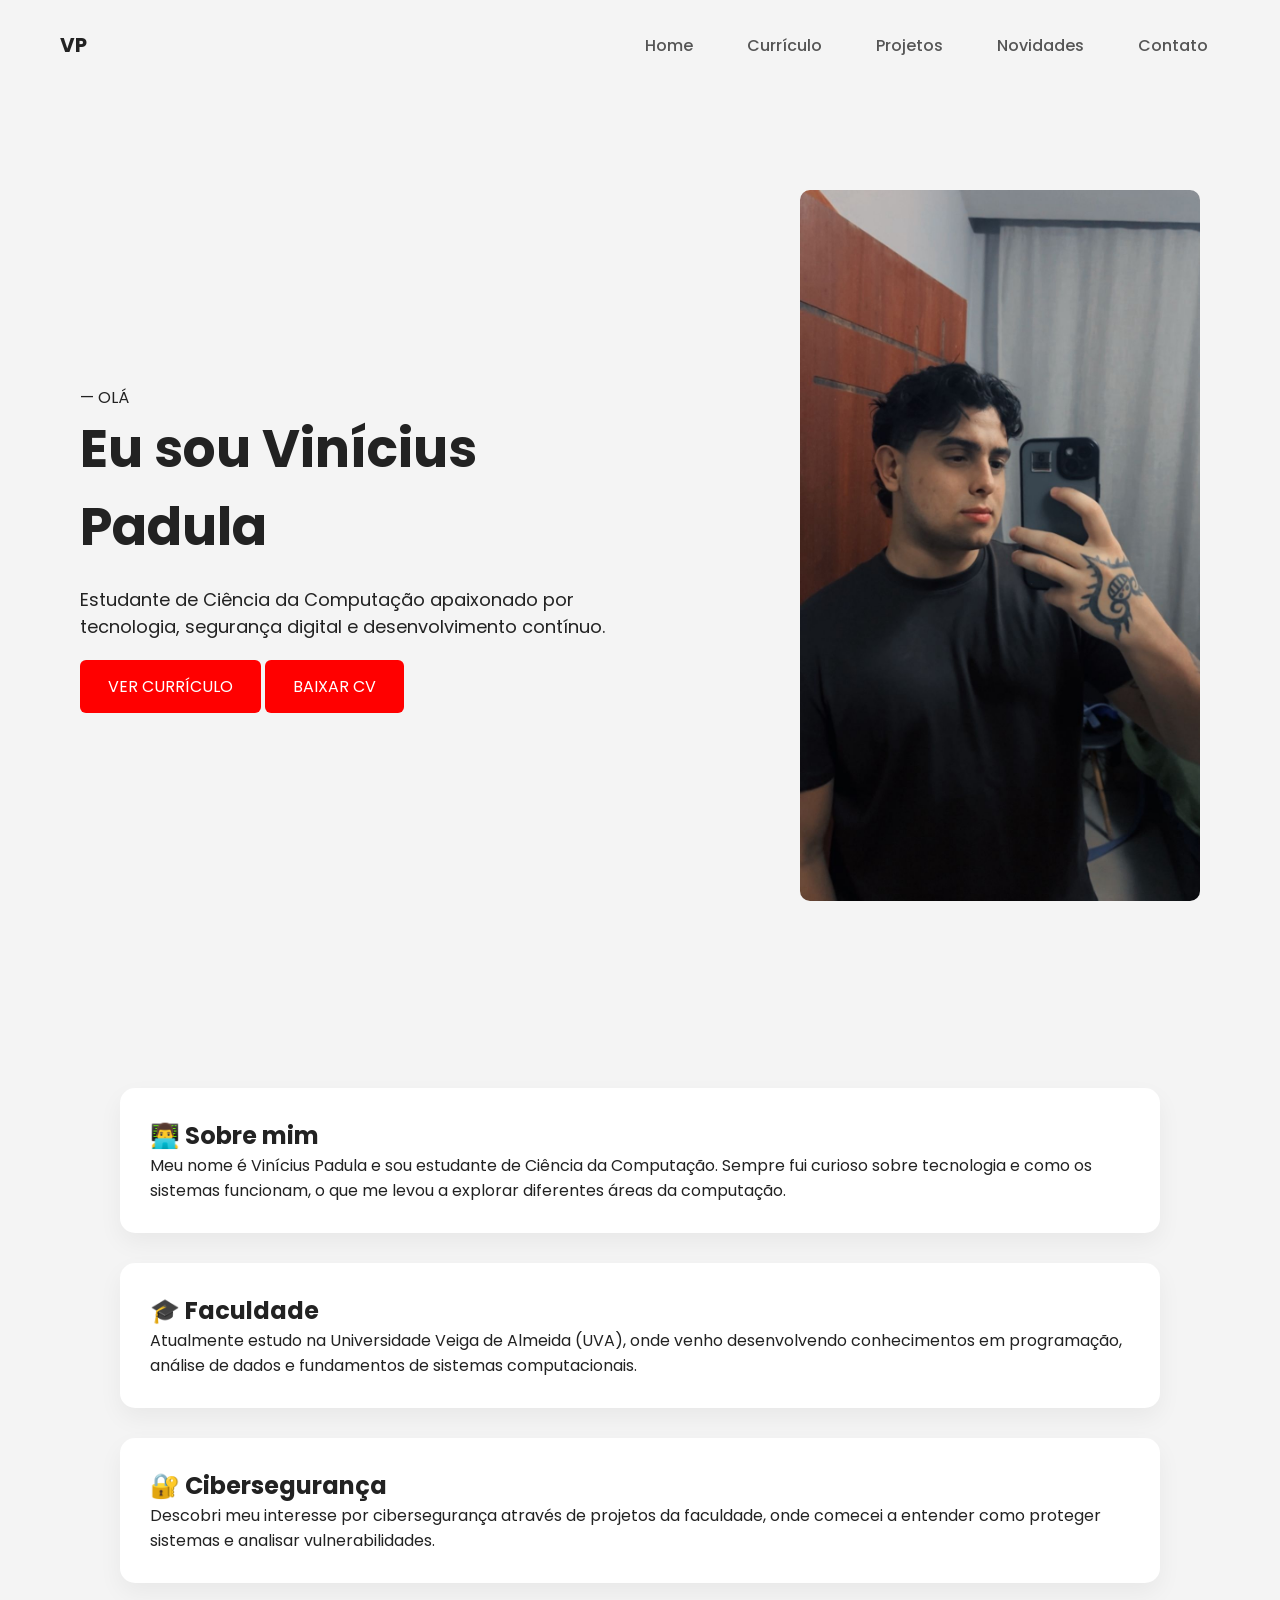
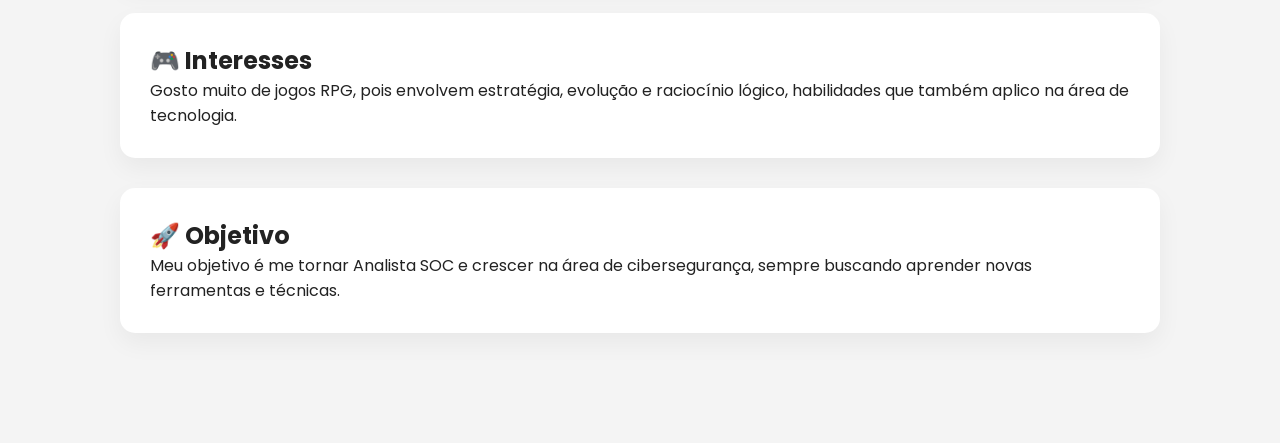
<file: index.html>
<!DOCTYPE html>
<html lang="pt-br">
<head>
    <meta charset="UTF-8">
    <meta name="viewport" content="width=device-width, initial-scale=1.0">
    <meta name="viewport" content="width=device-width, initial-scale=1.0">
    <title>Vinícius Padula - Portfólio</title>

    <link href="https://fonts.googleapis.com/css2?family=Poppins:wght@300;500;700&display=swap" rel="stylesheet">
    <link rel="stylesheet" href="css/style.css">
</head>
<body>

<!-- FUMAÇA -->
<div class="smoke-container">
    <span></span>
    <span></span>
    <span></span>
    <span></span>
    <span></span>
</div>

<header>
    <nav>
        <h2 class="logo">VP</h2>

        <ul>
            <li><a href="#">Home</a></li>
            <li><a href="pages/curriculo.html">Currículo</a></li>
            <li><a href="pages/projetos.html">Projetos</a></li>
            <li><a href="pages/novidades.html">Novidades</a></li>
            <li><a href="pages/contato.html">Contato</a></li>
        </ul>
    </nav>
</header>

<section class="hero">

    <div class="left fade-in">
        <p class="hello">— OLÁ</p>

        <h1>
            Eu sou <span>Vinícius</span><br>
            Padula
        </h1>

        <p class="desc">
            Estudante de Ciência da Computação apaixonado por tecnologia,
            segurança digital e desenvolvimento contínuo.
        </p>

        <a href="pages/curriculo.html" class="btn">VER CURRÍCULO</a>

        <a href="assets/cv/vinicius-cv.pdf" download class="btn">
            BAIXAR CV
        </a>
    </div>

    <div class="right fade-in">
        <img src="assets/img/perfil.jpg" alt="Vinicius">
    </div>

</section>

<section class="page">

<div class="card fade-in">
    <h2>👨‍💻 Sobre mim</h2>
    <p>
        Meu nome é Vinícius Padula e sou estudante de Ciência da Computação.
        Sempre fui curioso sobre tecnologia e como os sistemas funcionam,
        o que me levou a explorar diferentes áreas da computação.
    </p>
</div>

<div class="card fade-in">
    <h2>🎓 Faculdade</h2>
    <p>
        Atualmente estudo na Universidade Veiga de Almeida (UVA), onde venho
        desenvolvendo conhecimentos em programação, análise de dados e
        fundamentos de sistemas computacionais.
    </p>
</div>

<div class="card fade-in">
    <h2>🔐 Cibersegurança</h2>
    <p>
        Descobri meu interesse por cibersegurança através de projetos da faculdade,
        onde comecei a entender como proteger sistemas e analisar vulnerabilidades.
    </p>
</div>

<div class="card fade-in">
    <h2>🎮 Interesses</h2>
    <p>
        Gosto muito de jogos RPG, pois envolvem estratégia, evolução e raciocínio lógico,
        habilidades que também aplico na área de tecnologia.
    </p>
</div>

<div class="card fade-in">
    <h2>🚀 Objetivo</h2>
    <p>
        Meu objetivo é me tornar Analista SOC e crescer na área de cibersegurança,
        sempre buscando aprender novas ferramentas e técnicas.
    </p>
</div>

</section>

</body>
</html>
</file>
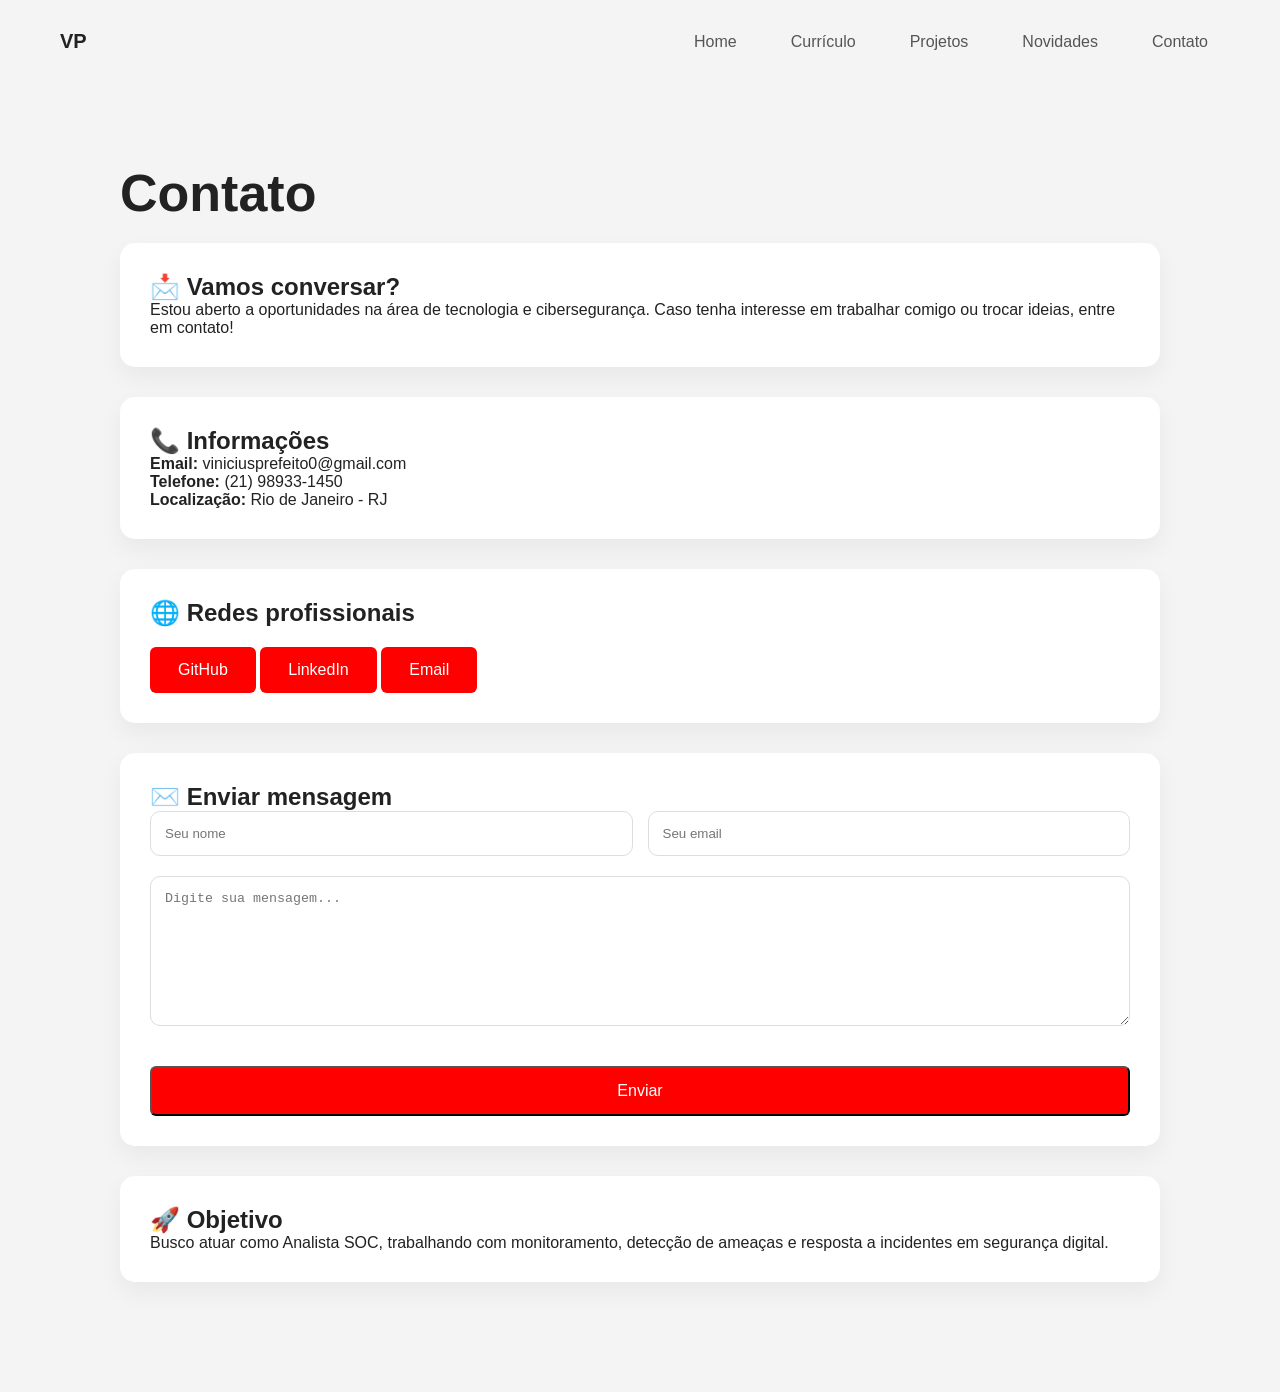
<file: pages/contato.html>
<!DOCTYPE html>
<html lang="pt-br">
<head>
<meta charset="UTF-8">
<meta name="viewport" content="width=device-width, initial-scale=1.0">
<title>Contato</title>
<link rel="stylesheet" href="../css/style.css">
</head>
<body>

<header>
    <nav>
        <h2 class="logo">VP</h2>
        <ul>
            <li><a href="../index.html">Home</a></li>
            <li><a href="curriculo.html">Currículo</a></li>
            <li><a href="projetos.html">Projetos</a></li>
            <li><a href="novidades.html">Novidades</a></li>
            <li><a href="#">Contato</a></li>
        </ul>
    </nav>
</header>

<section class="page">

<h1>Contato</h1>

<!-- INTRO -->
<div class="card fade-in">
    <h2>📩 Vamos conversar?</h2>
    <p>
        Estou aberto a oportunidades na área de tecnologia e cibersegurança.
        Caso tenha interesse em trabalhar comigo ou trocar ideias, entre em contato!
    </p>
</div>

<!-- INFORMAÇÕES -->
<div class="card fade-in">
    <h2>📞 Informações</h2>
    <p><strong>Email:</strong> viniciusprefeito0@gmail.com</p>
    <p><strong>Telefone:</strong> (21) 98933-1450</p>
    <p><strong>Localização:</strong> Rio de Janeiro - RJ</p>
</div>

<!-- REDES -->
<div class="card fade-in">
    <h2>🌐 Redes profissionais</h2>

    <a href="https://github.com/XxViniciusxX" target="_blank" class="btn">
        GitHub
    </a>

    <a href="https://www.linkedin.com/in/viniciuspadula1213" target="_blank" class="btn">
        LinkedIn
    </a>

    <a href="mailto:viniciusprefeito0@gmail.com?subject=Contato%20via%20Portfólio" class="btn">
        Email
    </a>
</div>

<!-- FORMULÁRIO -->
<div class="card fade-in">
    <h2>✉️ Enviar mensagem</h2>

    <form action="https://formspree.io/f/xwvwobeb" method="POST" class="form-contato">

        <div class="input-group">
            <input type="text" name="nome" placeholder="Seu nome" required>
            <input type="email" name="email" placeholder="Seu email" required>
        </div>

    <textarea name="mensagem" placeholder="Digite sua mensagem..." required></textarea>

    <button type="submit" class="btn">Enviar</button>

</form>
</div>

<!-- OBJETIVO -->
<div class="card fade-in">
    <h2>🚀 Objetivo</h2>
    <p>
        Busco atuar como Analista SOC, trabalhando com monitoramento,
        detecção de ameaças e resposta a incidentes em segurança digital.
    </p>
</div>

</section>

</body>
</html>
</file>
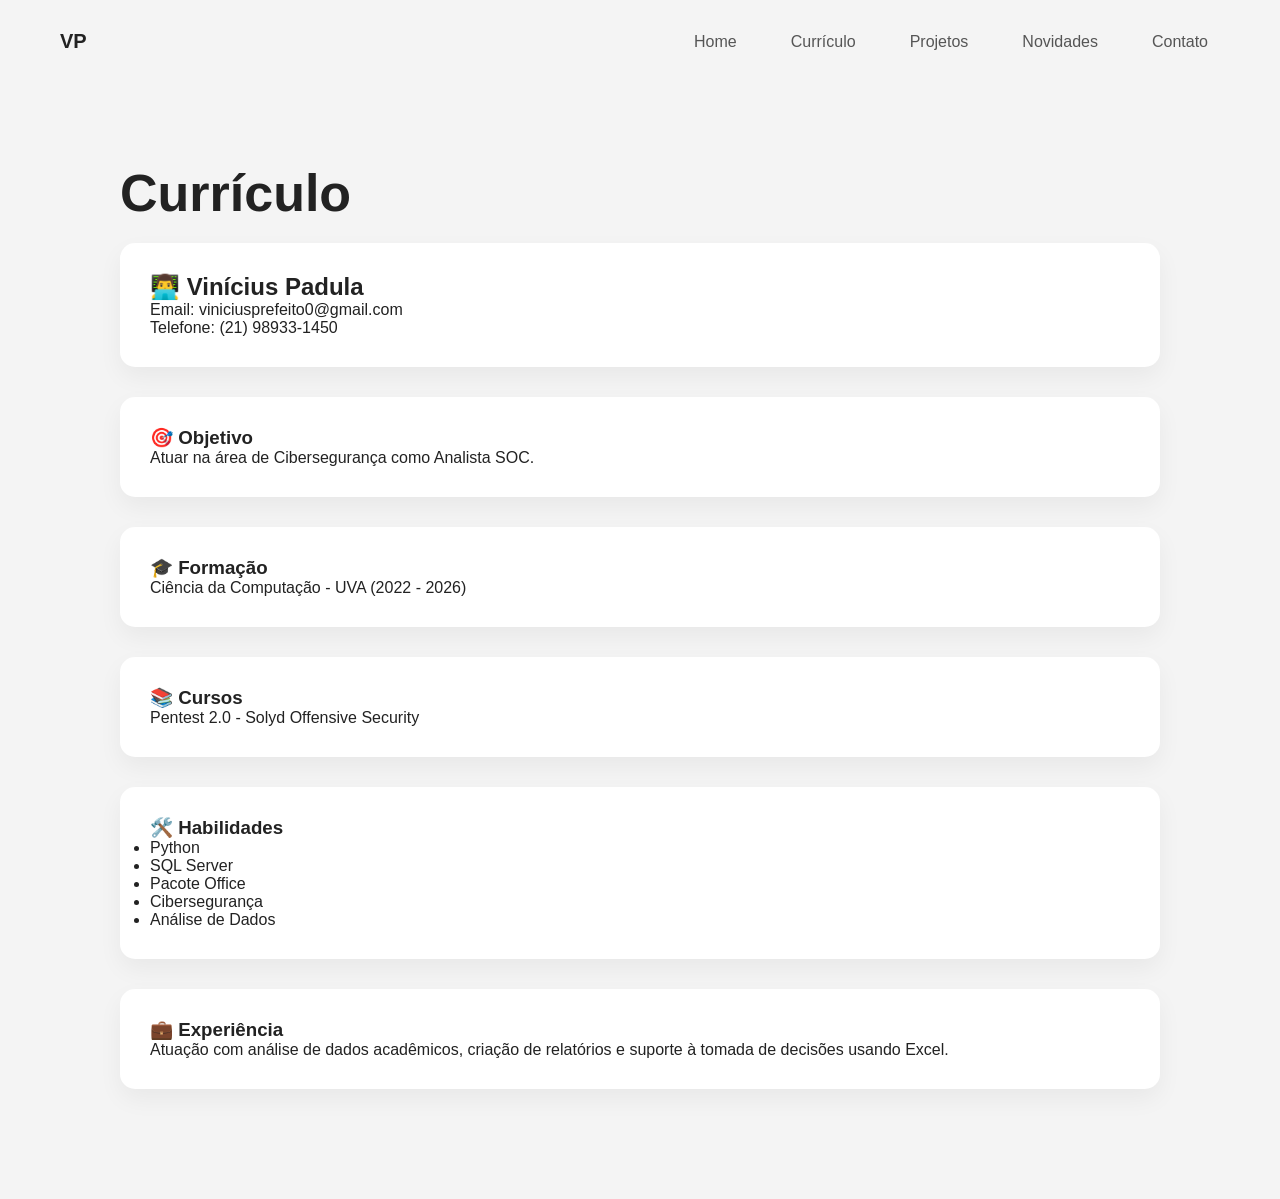
<file: pages/curriculo.html>
<!DOCTYPE html>
<html lang="pt-br">
<head>
<meta charset="UTF-8">
<meta name="viewport" content="width=device-width, initial-scale=1.0">
<title>Currículo</title>
<link rel="stylesheet" href="../css/style.css">
</head>
<body>

<header>
    <nav>
        <h2 class="logo">VP</h2>
        <ul>
            <li><a href="../index.html">Home</a></li>
            <li><a href="#">Currículo</a></li>
            <li><a href="projetos.html">Projetos</a></li>
            <li><a href="novidades.html">Novidades</a></li>
            <li><a href="contato.html">Contato</a></li>
        </ul>
    </nav>
</header>

<section class="page">

<h1>Currículo</h1>

<div class="card fade-in">
    <h2>👨‍💻 Vinícius Padula</h2>
    <p>Email: viniciusprefeito0@gmail.com</p>
    <p>Telefone: (21) 98933-1450</p>
</div>

<div class="card fade-in">
    <h3>🎯 Objetivo</h3>
    <p>Atuar na área de Cibersegurança como Analista SOC.</p>
</div>

<div class="card fade-in">
    <h3>🎓 Formação</h3>
    <p>Ciência da Computação - UVA (2022 - 2026)</p>
</div>

<div class="card fade-in">
    <h3>📚 Cursos</h3>
    <p>Pentest 2.0 - Solyd Offensive Security</p>
</div>

<div class="card fade-in">
    <h3>🛠️ Habilidades</h3>
    <ul>
        <li>Python</li>
        <li>SQL Server</li>
        <li>Pacote Office</li>
        <li>Cibersegurança</li>
        <li>Análise de Dados</li>
    </ul>
</div>

<div class="card fade-in">
    <h3>💼 Experiência</h3>
    <p>
        Atuação com análise de dados acadêmicos, criação de relatórios
        e suporte à tomada de decisões usando Excel.
    </p>
</div>

</section>

</body>
</html>
</file>
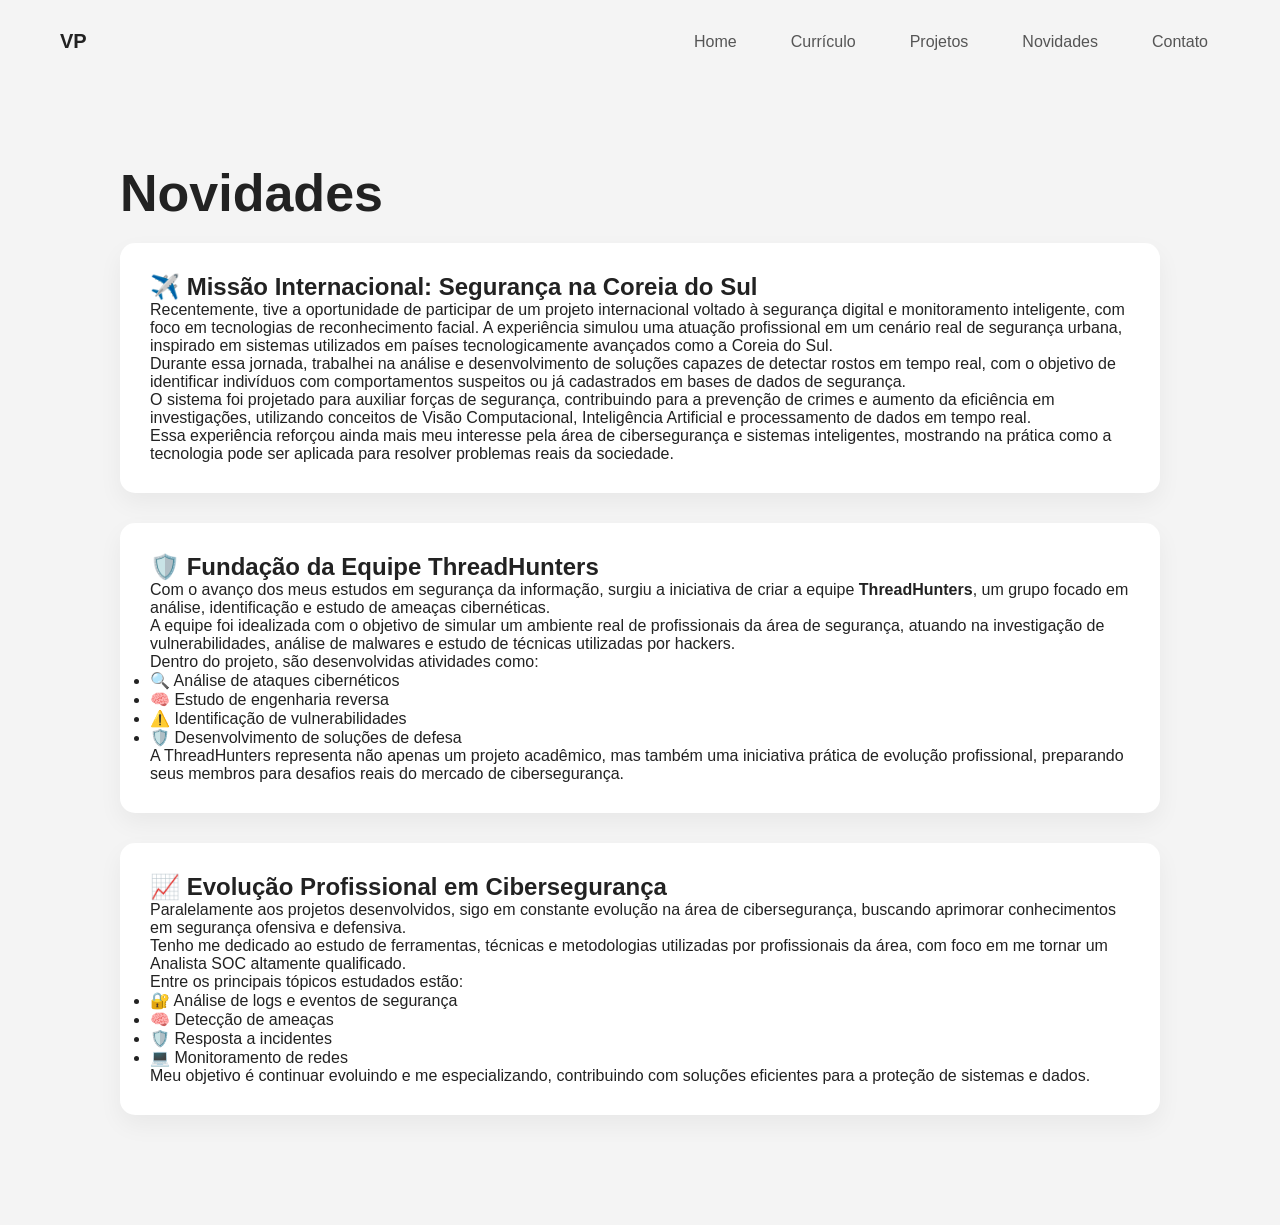
<file: pages/novidades.html>
<!DOCTYPE html>
<html lang="pt-br">
<head>
<meta charset="UTF-8">
<meta name="viewport" content="width=device-width, initial-scale=1.0">
<title>Novidades</title>
<link rel="stylesheet" href="../css/style.css">
</head>
<body>

<header>
    <nav>
        <h2 class="logo">VP</h2>
        <ul>
            <li><a href="../index.html">Home</a></li>
            <li><a href="curriculo.html">Currículo</a></li>
            <li><a href="projetos.html">Projetos</a></li>
            <li><a href="#">Novidades</a></li>
            <li><a href="contato.html">Contato</a></li>
        </ul>
    </nav>
</header>

<section class="page">

<h1>Novidades</h1>

<!-- HISTÓRIA COREIA -->
<div class="card fade-in">
    <h2>✈️ Missão Internacional: Segurança na Coreia do Sul</h2>

    <p>
        Recentemente, tive a oportunidade de participar de um projeto internacional voltado à segurança digital e monitoramento inteligente,
        com foco em tecnologias de reconhecimento facial. A experiência simulou uma atuação profissional em um cenário real de segurança urbana,
        inspirado em sistemas utilizados em países tecnologicamente avançados como a Coreia do Sul.
    </p>

    <p>
        Durante essa jornada, trabalhei na análise e desenvolvimento de soluções capazes de detectar rostos em tempo real,
        com o objetivo de identificar indivíduos com comportamentos suspeitos ou já cadastrados em bases de dados de segurança.
    </p>

    <p>
        O sistema foi projetado para auxiliar forças de segurança, contribuindo para a prevenção de crimes e aumento da eficiência
        em investigações, utilizando conceitos de Visão Computacional, Inteligência Artificial e processamento de dados em tempo real.
    </p>

    <p>
        Essa experiência reforçou ainda mais meu interesse pela área de cibersegurança e sistemas inteligentes,
        mostrando na prática como a tecnologia pode ser aplicada para resolver problemas reais da sociedade.
    </p>
</div>

<!-- THREADHUNTERS -->
<div class="card fade-in">
    <h2>🛡️ Fundação da Equipe ThreadHunters</h2>

    <p>
        Com o avanço dos meus estudos em segurança da informação, surgiu a iniciativa de criar a equipe <strong>ThreadHunters</strong>,
        um grupo focado em análise, identificação e estudo de ameaças cibernéticas.
    </p>

    <p>
        A equipe foi idealizada com o objetivo de simular um ambiente real de profissionais da área de segurança,
        atuando na investigação de vulnerabilidades, análise de malwares e estudo de técnicas utilizadas por hackers.
    </p>

    <p>
        Dentro do projeto, são desenvolvidas atividades como:
    </p>

    <ul>
        <li>🔍 Análise de ataques cibernéticos</li>
        <li>🧠 Estudo de engenharia reversa</li>
        <li>⚠️ Identificação de vulnerabilidades</li>
        <li>🛡️ Desenvolvimento de soluções de defesa</li>
    </ul>

    <p>
        A ThreadHunters representa não apenas um projeto acadêmico, mas também uma iniciativa prática de evolução profissional,
        preparando seus membros para desafios reais do mercado de cibersegurança.
    </p>
</div>

<!-- EVOLUÇÃO PROFISSIONAL -->
<div class="card fade-in">
    <h2>📈 Evolução Profissional em Cibersegurança</h2>

    <p>
        Paralelamente aos projetos desenvolvidos, sigo em constante evolução na área de cibersegurança,
        buscando aprimorar conhecimentos em segurança ofensiva e defensiva.
    </p>

    <p>
        Tenho me dedicado ao estudo de ferramentas, técnicas e metodologias utilizadas por profissionais da área,
        com foco em me tornar um Analista SOC altamente qualificado.
    </p>

    <p>
        Entre os principais tópicos estudados estão:
    </p>

    <ul>
        <li>🔐 Análise de logs e eventos de segurança</li>
        <li>🧠 Detecção de ameaças</li>
        <li>🛡️ Resposta a incidentes</li>
        <li>💻 Monitoramento de redes</li>
    </ul>

    <p>
        Meu objetivo é continuar evoluindo e me especializando, contribuindo com soluções eficientes para a proteção de sistemas e dados.
    </p>
</div>

</section>

</body>
</html>
</file>
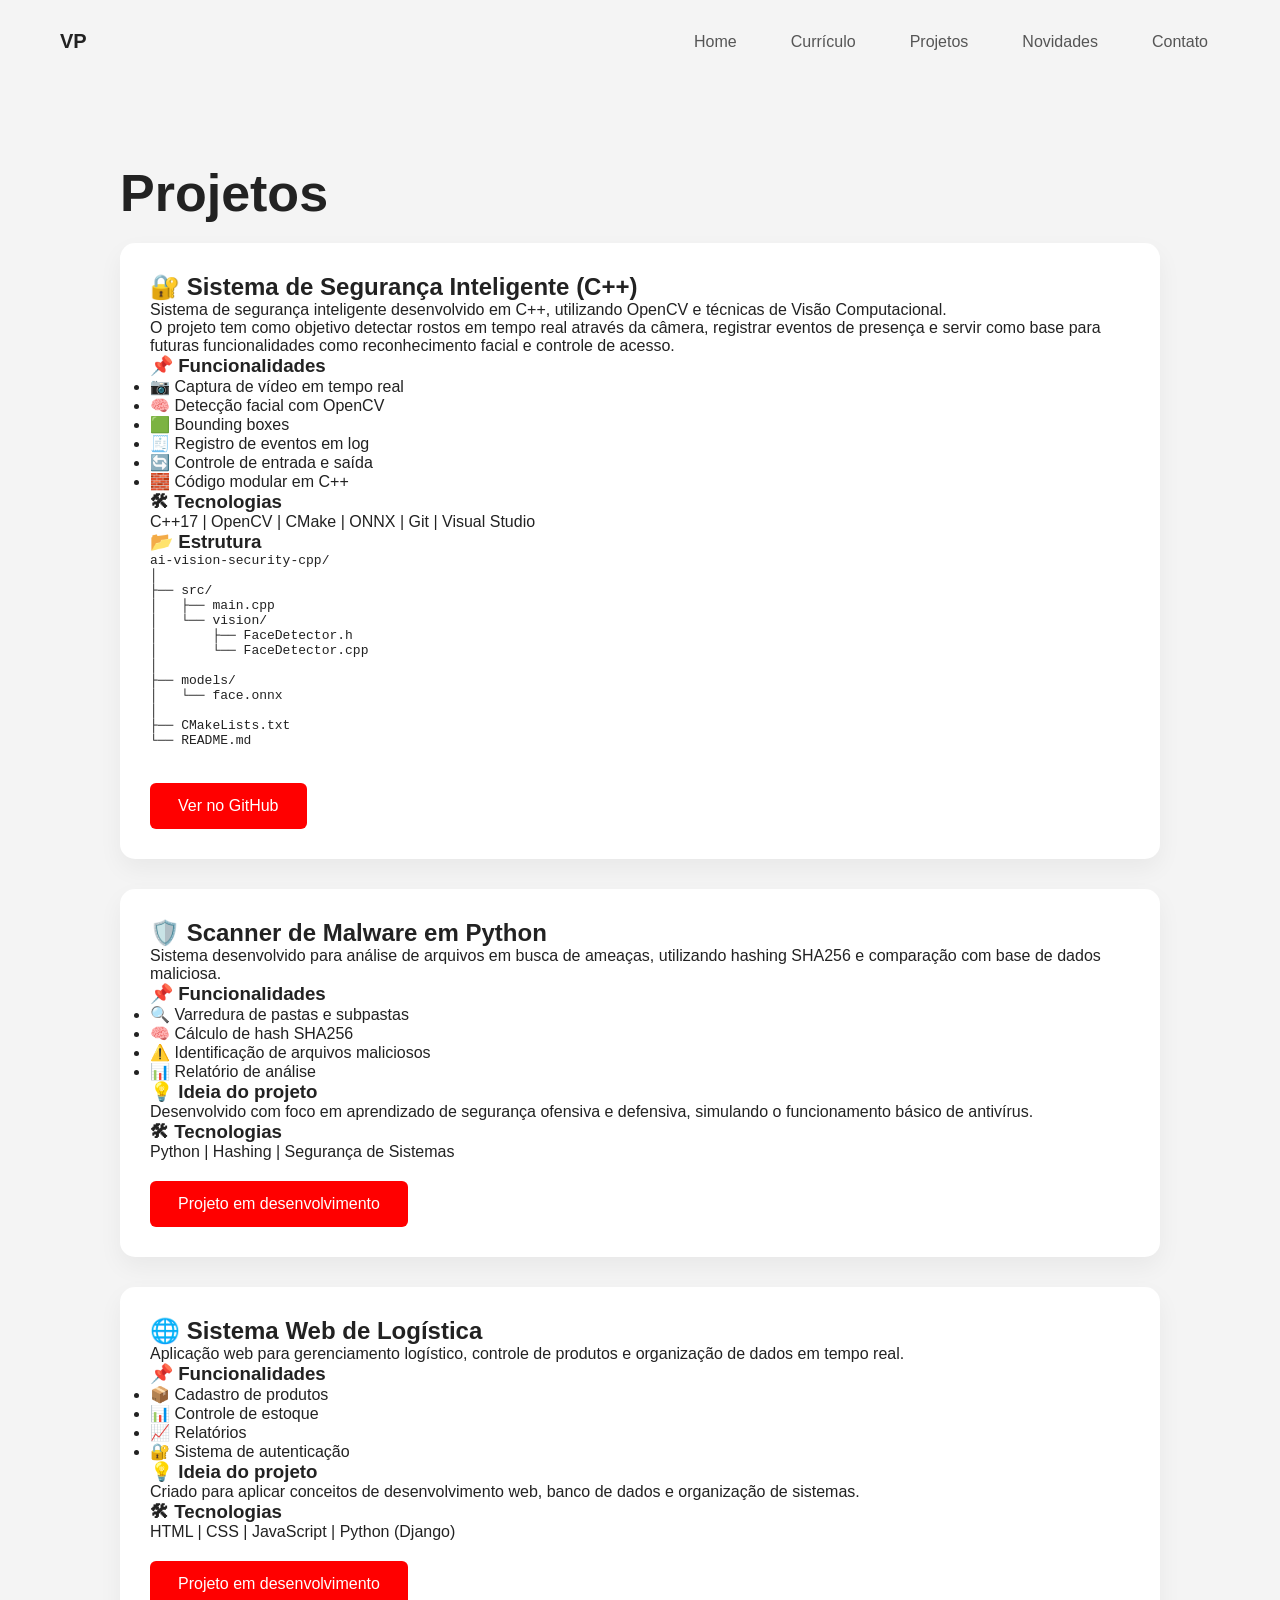
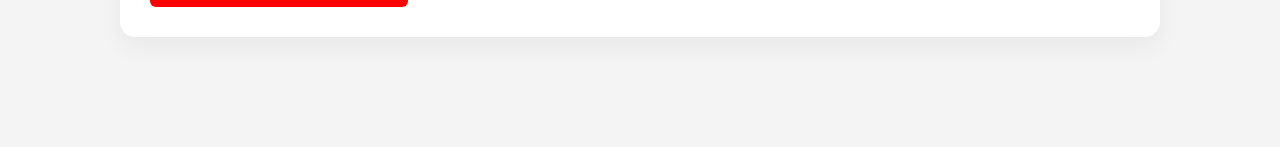
<file: pages/projetos.html>
<!DOCTYPE html>
<html lang="pt-br">
<head>
<meta charset="UTF-8">
<meta name="viewport" content="width=device-width, initial-scale=1.0">
<title>Projetos</title>
<link rel="stylesheet" href="../css/style.css">
</head>
<body>

<header>
    <nav>
        <h2 class="logo">VP</h2>
        <ul>
            <li><a href="../index.html">Home</a></li>
            <li><a href="curriculo.html">Currículo</a></li>
            <li><a href="#">Projetos</a></li>
            <li><a href="novidades.html">Novidades</a></li>
            <li><a href="contato.html">Contato</a></li>
        </ul>
    </nav>
</header>

<section class="page">

<h1>Projetos</h1>

<!-- PROJETO 1 -->
<div class="card fade-in">
    <h2>🔐 Sistema de Segurança Inteligente (C++)</h2>

    <p>
    Sistema de segurança inteligente desenvolvido em C++, utilizando OpenCV e técnicas de Visão Computacional.
    </p>

    <p>
    O projeto tem como objetivo detectar rostos em tempo real através da câmera, registrar eventos de presença e servir como base para futuras funcionalidades como reconhecimento facial e controle de acesso.
    </p>

    <h3>📌 Funcionalidades</h3>
    <ul>
        <li>📷 Captura de vídeo em tempo real</li>
        <li>🧠 Detecção facial com OpenCV</li>
        <li>🟩 Bounding boxes</li>
        <li>🧾 Registro de eventos em log</li>
        <li>🔄 Controle de entrada e saída</li>
        <li>🧱 Código modular em C++</li>
    </ul>

    <h3>🛠 Tecnologias</h3>
    <p>C++17 | OpenCV | CMake | ONNX | Git | Visual Studio</p>

    <h3>📂 Estrutura</h3>
    <pre>
ai-vision-security-cpp/
│
├── src/
│   ├── main.cpp
│   └── vision/
│       ├── FaceDetector.h
│       └── FaceDetector.cpp
│
├── models/
│   └── face.onnx
│
├── CMakeLists.txt
└── README.md
    </pre>

    <a href="https://github.com/XxViniciusxX/ai-vision-security-cpp" target="_blank" class="btn">
        Ver no GitHub
    </a>
</div>

<!-- PROJETO 2 -->
<div class="card fade-in">
    <h2>🛡️ Scanner de Malware em Python</h2>

    <p>
    Sistema desenvolvido para análise de arquivos em busca de ameaças, utilizando hashing SHA256 e comparação com base de dados maliciosa.
    </p>

    <h3>📌 Funcionalidades</h3>
    <ul>
        <li>🔍 Varredura de pastas e subpastas</li>
        <li>🧠 Cálculo de hash SHA256</li>
        <li>⚠️ Identificação de arquivos maliciosos</li>
        <li>📊 Relatório de análise</li>
    </ul>

    <h3>💡 Ideia do projeto</h3>
    <p>
    Desenvolvido com foco em aprendizado de segurança ofensiva e defensiva, simulando o funcionamento básico de antivírus.
    </p>

    <h3>🛠 Tecnologias</h3>
    <p>Python | Hashing | Segurança de Sistemas</p>

    <a href="#" class="btn">Projeto em desenvolvimento</a>
</div>

<!-- PROJETO 3 -->
<div class="card fade-in">
    <h2>🌐 Sistema Web de Logística</h2>

    <p>
    Aplicação web para gerenciamento logístico, controle de produtos e organização de dados em tempo real.
    </p>

    <h3>📌 Funcionalidades</h3>
    <ul>
        <li>📦 Cadastro de produtos</li>
        <li>📊 Controle de estoque</li>
        <li>📈 Relatórios</li>
        <li>🔐 Sistema de autenticação</li>
    </ul>

    <h3>💡 Ideia do projeto</h3>
    <p>
    Criado para aplicar conceitos de desenvolvimento web, banco de dados e organização de sistemas.
    </p>

    <h3>🛠 Tecnologias</h3>
    <p>HTML | CSS | JavaScript | Python (Django)</p>

    <a href="#" class="btn">Projeto em desenvolvimento</a>
</div>

</section>

</body>
</html>
</file>
<file: css/style.css>
* {
    margin: 0;
    padding: 0;
    box-sizing: border-box;
}

body {
    font-family: 'Poppins', sans-serif;
    background: #f4f4f4;
    color: #222;
}

/* ================= PC PADRÃO ================= */

header {
    padding: 30px 60px;
}

nav {
    display: flex;
    justify-content: space-between;
    align-items: center;
}

.logo {
    font-weight: 700;
    font-size: 20px;
}

nav ul {
    display: flex;
    gap: 30px;
    list-style: none;
}

nav a {
    text-decoration: none;
    color: #555;
    font-weight: 500;
    padding: 8px 12px;
    border-radius: 6px;
    transition: 0.3s;
}

nav a:hover {
    background: red;
    color: white;
}

/* HERO GRANDE (PC) */

.hero {
    display: flex;
    justify-content: space-between;
    align-items: center;
    padding: 100px 80px; /* 👈 maior */
}

.left {
    max-width: 550px;
}

h1 {
    font-size: 52px; /* 👈 maior */
    margin-bottom: 20px;
}

.desc {
    font-size: 18px; /* 👈 maior */
}

/* BOTÕES */

.btn {
    display: inline-block;
    padding: 14px 28px;
    background: red;
    color: white;
    text-decoration: none;
    border-radius: 6px;
    margin-top: 20px;
    font-size: 16px;
    transition: 0.3s;
}

.btn:hover {
    background: #cc0000;
}

.btn:active {
    transform: scale(0.97);
}

/* IMAGEM */

.right img {
    width: 400px; /* 👈 maior */
    border-radius: 10px;
}

/* PÁGINAS */

.page {
    padding: 80px;
    max-width: 1200px;
    margin: auto;
}

/* CARDS */

.card {
    background: white;
    padding: 30px;
    margin-bottom: 30px;
    border-radius: 15px;
    box-shadow: 0 10px 25px rgba(0,0,0,0.05);
    transition: 0.3s;
}

.card:hover {
    transform: translateY(-5px);
}

/* FORMULÁRIO */

.form-contato {
    display: flex;
    flex-direction: column;
    gap: 20px;
}

.input-group {
    display: flex;
    gap: 15px;
}

.input-group input {
    flex: 1;
}

.form-contato input,
.form-contato textarea {
    padding: 14px;
    border: 1px solid #ddd;
    border-radius: 10px;
}

.form-contato textarea {
    min-height: 150px;
}

/* ================= MOBILE ================= */

@media (max-width: 768px) {

    header {
        padding: 20px;
    }

    nav {
        flex-direction: column;
        gap: 10px;
    }

    nav ul {
        display: flex;
        flex-wrap: wrap;
        justify-content: center;
        gap: 8px;
    }

    nav ul li {
        flex: 1 1 45%;
        text-align: center;
    }

    nav a {
        display: block;
        padding: 10px;
        background: white;
    }

    /* HERO MOBILE */

    .hero {
        flex-direction: column;
        text-align: center;
        padding: 40px 20px;
    }

    h1 {
        font-size: 28px; /* 👈 menor só no mobile */
    }

    .desc {
        font-size: 14px;
    }

    .right img {
        width: 200px;
        margin-top: 20px;
    }

    .page {
        padding: 20px;
    }

    .card {
        padding: 20px;
    }

    .btn {
        width: 100%;
        text-align: center;
    }

    .input-group {
        flex-direction: column;
    }
}
</file>
